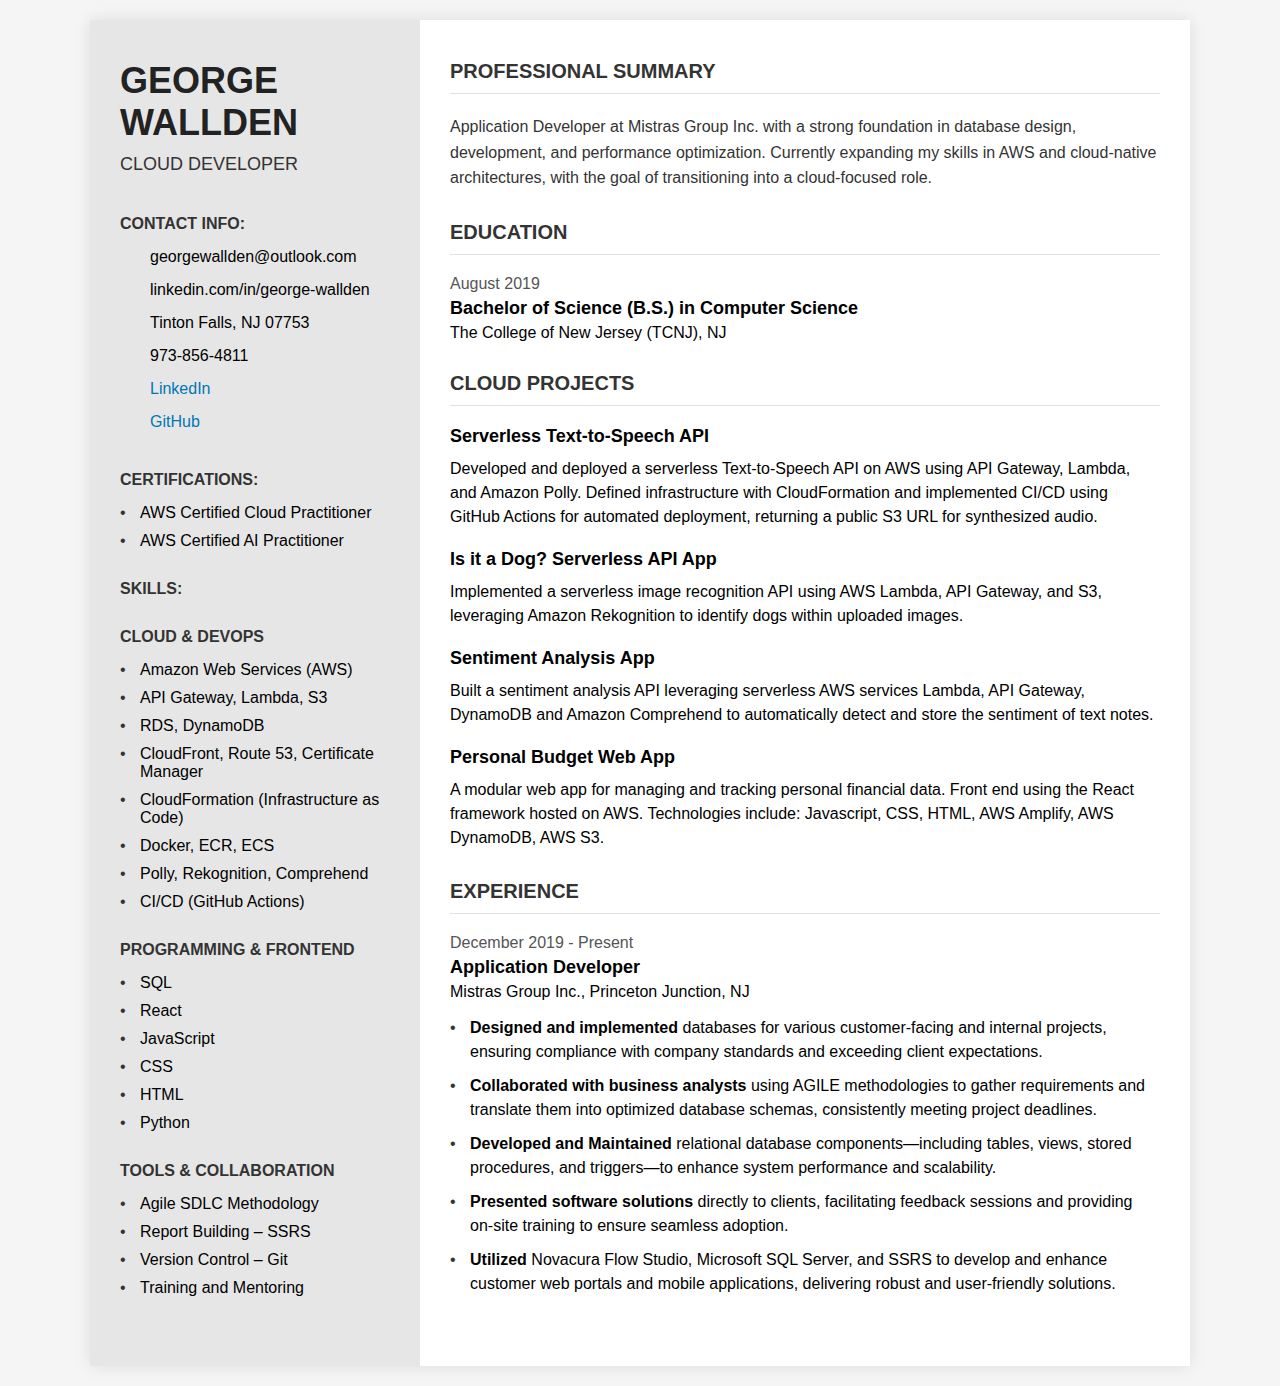
<file: index.html>
<!DOCTYPE html>
<html lang="en">
<head>
    <meta charset="UTF-8">
    <meta name="viewport" content="width=device-width, initial-scale=1.0">
    <title>George Wallden - Application Developer</title>
    <style>
        /* Reset and base styles */
        * {
            margin: 0;
            padding: 0;
            box-sizing: border-box;
            font-family: Arial, Helvetica, sans-serif;
        }
        
        body {
            background-color: #f5f5f5;
            min-height: 100vh;
        }
        
        /* Main layout */
        .container {
            display: flex;
            flex-direction: row;
            width: 100%;
            max-width: 1100px;
            margin: 20px auto;
            box-shadow: 0 0 15px rgba(0, 0, 0, 0.1);
        }
        
        /* Left sidebar */
        .sidebar {
            background-color: #e6e6e6;
            width: 30%;
            padding: 40px 30px;
        }
        
        /* Main content area */
        .main-content {
            background-color: white;
            width: 70%;
            padding: 40px 30px;
        }
        
        /* Sidebar styles */
        .name {
            font-size: 36px;
            font-weight: bold;
            margin-bottom: 10px;
            color: #222;
        }
        
        .title {
            font-size: 18px;
            text-transform: uppercase;
            margin-bottom: 40px;
            color: #333;
        }
        
        .section-title {
            text-transform: uppercase;
            font-size: 16px;
            color: #333;
            margin: 30px 0 15px 0;
            font-weight: bold;
        }
        
        .contact-info {
            margin-bottom: 40px;
        }
        
        .contact-item {
            display: flex;
            align-items: center;
            margin-bottom: 15px;
        }
        
        .contact-item span:first-child {
            margin-right: 10px;
            width: 20px;
            display: inline-block;
        }
        
        .skills-list {
            list-style-type: none;
        }
        
        .skills-list li {
            margin-bottom: 10px;
            position: relative;
            padding-left: 20px;
        }
        
        .skills-list li:before {
            content: "•";
            position: absolute;
            left: 0;
            color: #333;
        }
        
        /* Main content styles */
        .content-section {
            margin-bottom: 30px;
        }
        
        .content-title {
            font-size: 20px;
            text-transform: uppercase;
            color: #333;
            margin-bottom: 20px;
            padding-bottom: 10px;
            border-bottom: 1px solid #e0e0e0;
        }
        
        .summary {
            line-height: 1.6;
            color: #333;
            margin-bottom: 30px;
        }
        
        .experience-item {
            margin-bottom: 20px;
        }
        
        .date {
            color: #555;
            margin-bottom: 5px;
        }
        
        .job-title {
            font-weight: bold;
            font-size: 18px;
            margin-bottom: 5px;
        }
        
        .company {
            margin-bottom: 15px;
        }
        
        .job-duties {
            list-style-type: none;
        }
        
        .job-duties li {
            margin-bottom: 10px;
            position: relative;
            padding-left: 20px;
            line-height: 1.5;
        }
        
        .job-duties li:before {
            content: "•";
            position: absolute;
            left: 0;
            color: #333;
        }
        
        .education-item, .certification-item, .project-item {
            margin-bottom: 20px;
        }
        
        .degree {
            font-weight: bold;
            font-size: 18px;
            margin-bottom: 5px;
        }
        
        .school {
            margin-bottom: 5px;
        }
        
        .project-title {
            font-weight: bold;
            font-size: 18px;
            margin-bottom: 10px;
        }
        
        .project-description {
            line-height: 1.5;
        }

        /* Mobile responsive styles - improved for better stacking */
        @media screen and (max-width: 768px) {
            body {
                padding: 0;
            }
            
            .container {
                flex-direction: column;
                margin: 0;
                box-shadow: none;
            }
            
            .sidebar, .main-content {
                width: 100%;
                padding: 20px 15px;
            }
            
            .name {
                font-size: 28px;
            }
            
            .title {
                font-size: 16px;
                margin-bottom: 20px;
            }
            
            .content-title {
                font-size: 18px;
            }
            
            .job-title, .degree, .project-title {
                font-size: 16px;
            }
            
            .contact-item {
                font-size: 14px;
            }
            
            .job-duties li, .skills-list li {
                font-size: 14px;
            }
        }
        
        /* Extra small screens */
        @media screen and (max-width: 480px) {
            .name {
                font-size: 24px;
            }
            
            .sidebar, .main-content {
                padding: 15px 10px;
            }
            
            .job-duties li, .skills-list li {
                padding-left: 15px;
            }
            
            .content-title {
                font-size: 16px;
            }
            
            .summary, .job-duties li, .project-description {
                font-size: 14px;
                line-height: 1.4;
            }
            
            .contact-item span:first-child {
                width: 15px;
            }
            
            .section-title {
                font-size: 14px;
            }
        }
    </style>
</head>
<body>
    <div class="container">
        <!-- Left Sidebar -->
        <div class="sidebar">
            <h1 class="name">GEORGE WALLDEN</h1>
            <p class="title">CLOUD DEVELOPER</p>
            
            <div class="contact-info">
                <h2 class="section-title">CONTACT INFO:</h2>
                
                <div class="contact-item">
                    <span></span>
                    <span>georgewallden@outlook.com</span>
                </div>

                <div class="contact-item">
                    <span></span>
                    <span>linkedin.com/in/george-wallden</span>
                </div>

                <!-- <div class="contact-item">
                    <span></span>
                    <span>github.com/georgewallden</span>
                </div>

                <div class="contact-item">
                    <span></span>
                    <span>www.GeorgeWallden.com</span>
                </div> -->
                
                <div class="contact-item">
                    <span></span>
                    <span>Tinton Falls, NJ 07753</span>
                </div>

                <div class="contact-item">
                    <span></span>
                    <span>973-856-4811</span>
                </div>

                <div class="contact-item">
                    <span></span>
                    <span><a href="https://www.linkedin.com/in/george-wallden/" style="color: #0077b5; text-decoration: none;" target="_blank">LinkedIn</a></span>
                </div>

                <div class="contact-item">
                    <span></span>
                    <span><a href="https://www.github.com/georgewallden" style="color: #0077b5; text-decoration: none;" target="_blank">GitHub</a></span>
                </div>

                
                
               
                
            </div>
            
            <div class="skills-section">

                <h2 class="section-title"> Certifications: </h2>
                <ul class="skills-list">
                    <li>AWS Certified Cloud Practitioner</li>
                    <li>AWS Certified AI Practitioner</li>

                <h2 class="section-title">SKILLS:</h2>
            
                <h3 class="section-title">Cloud & DevOps</h3>
                <ul class="skills-list">
                    <li>Amazon Web Services (AWS)</li>
                    <li>API Gateway, Lambda, S3 </li> 
                    <li>RDS, DynamoDB</li>
                    <li>CloudFront, Route 53, Certificate Manager</li>
                    <li>CloudFormation (Infrastructure as Code)</li>
                    <li>Docker, ECR, ECS</li>
                    <li>Polly, Rekognition, Comprehend</li>
                    <li>CI/CD (GitHub Actions)</li>
                </ul>
            
                <h3 class="section-title"> Programming & Frontend</h3>
                <ul class="skills-list">
                    <li>SQL</li>
                    <li>React</li>
                    <li>JavaScript</li>
                    <li>CSS</li>
                    <li>HTML</li>
                    <li>Python</li>
                </ul>
            
                <h3 class="section-title"> Tools & Collaboration</h3>
                <ul class="skills-list">
                    <li>Agile SDLC Methodology</li>
                    <li>Report Building – SSRS</li>
                    <li>Version Control – Git</li>
                    <li>Training and Mentoring</li>
                </ul>

                
                </ul>
            </div>
        </div>
        
        <!-- Main Content -->
        <div class="main-content">
            <section class="content-section">
                <h2 class="content-title">PROFESSIONAL SUMMARY</h2>
                <p class="summary">
                    Application Developer at Mistras Group Inc. with a strong foundation in database design, development, and performance optimization. Currently expanding my skills in AWS and cloud-native architectures, with the goal of transitioning into a cloud-focused role.
                </p>
            </section>

            <section class="content-section">
                <h2 class="content-title">EDUCATION</h2>
                
                <div class="education-item">
                    <p class="date">August 2019</p>
                    <p class="degree">Bachelor of Science (B.S.) in Computer Science</p>
                    <p class="school">The College of New Jersey (TCNJ), NJ</p>
                </div>
            </section>

            <section class="content-section">
                <h2 class="content-title">CLOUD PROJECTS</h2>

                <div class="project-item">
                    <p class="project-title">Serverless Text-to-Speech API</p>
                    <p class="project-description">
                        Developed and deployed a serverless Text-to-Speech API on AWS using API Gateway, Lambda, and Amazon Polly. Defined infrastructure with CloudFormation and implemented CI/CD using GitHub Actions for automated deployment, returning a public S3 URL for synthesized audio.
                    </p>
                </div>

                <div class="project-item">
                    <p class="project-title">Is it a Dog? Serverless API App</p>
                    <p class="project-description">
                        Implemented a serverless image recognition API using AWS Lambda, API Gateway, and S3, leveraging Amazon Rekognition to identify dogs within uploaded images.
                    </p>
                </div>

                <div class="project-item">
                    <p class="project-title">Sentiment Analysis App</p>
                    <p class="project-description">
                        Built a sentiment analysis API leveraging serverless AWS services Lambda, API Gateway, DynamoDB and Amazon Comprehend to automatically detect and store the sentiment of text notes.
                    </p>
                </div>
                
                <div class="project-item">
                    <p class="project-title">Personal Budget Web App</p>
                    <p class="project-description">
                        A modular web app for managing and tracking personal financial data. Front end using the React framework hosted on AWS. Technologies include: Javascript, CSS, HTML, AWS Amplify, AWS DynamoDB, AWS S3.
                    </p>
                </div>
            </section>
            
            <section class="content-section">
                <h2 class="content-title">EXPERIENCE</h2>
                
                <div class="experience-item">
                    <p class="date">December 2019 - Present</p>
                    <p class="job-title">Application Developer</p>
                    <p class="company">Mistras Group Inc., Princeton Junction, NJ</p>
                    
                    <ul class="job-duties">
                        <li><strong>Designed and implemented</strong> databases for various customer-facing and internal projects, ensuring compliance with company standards and exceeding client expectations.</li>
                        <li><strong>Collaborated with business analysts</strong> using AGILE methodologies to gather requirements and translate them into optimized database schemas, consistently meeting project deadlines.</li>
                        <li><strong>Developed and Maintained</Strong> relational database components—including tables, views, stored procedures, and triggers—to enhance system performance and scalability.</li>
                        <li><strong>Presented software solutions</strong> directly to clients, facilitating feedback sessions and providing on-site training to ensure seamless adoption.</li>
                        <li><strong>Utilized</strong> Novacura Flow Studio, Microsoft SQL Server, and SSRS to develop and enhance customer web portals and mobile applications, delivering robust and user-friendly solutions.</li>
                    </ul>
                </div>
            </section>
            
            
            
            
        </div>
    </div>
</body>
</html>
</file>
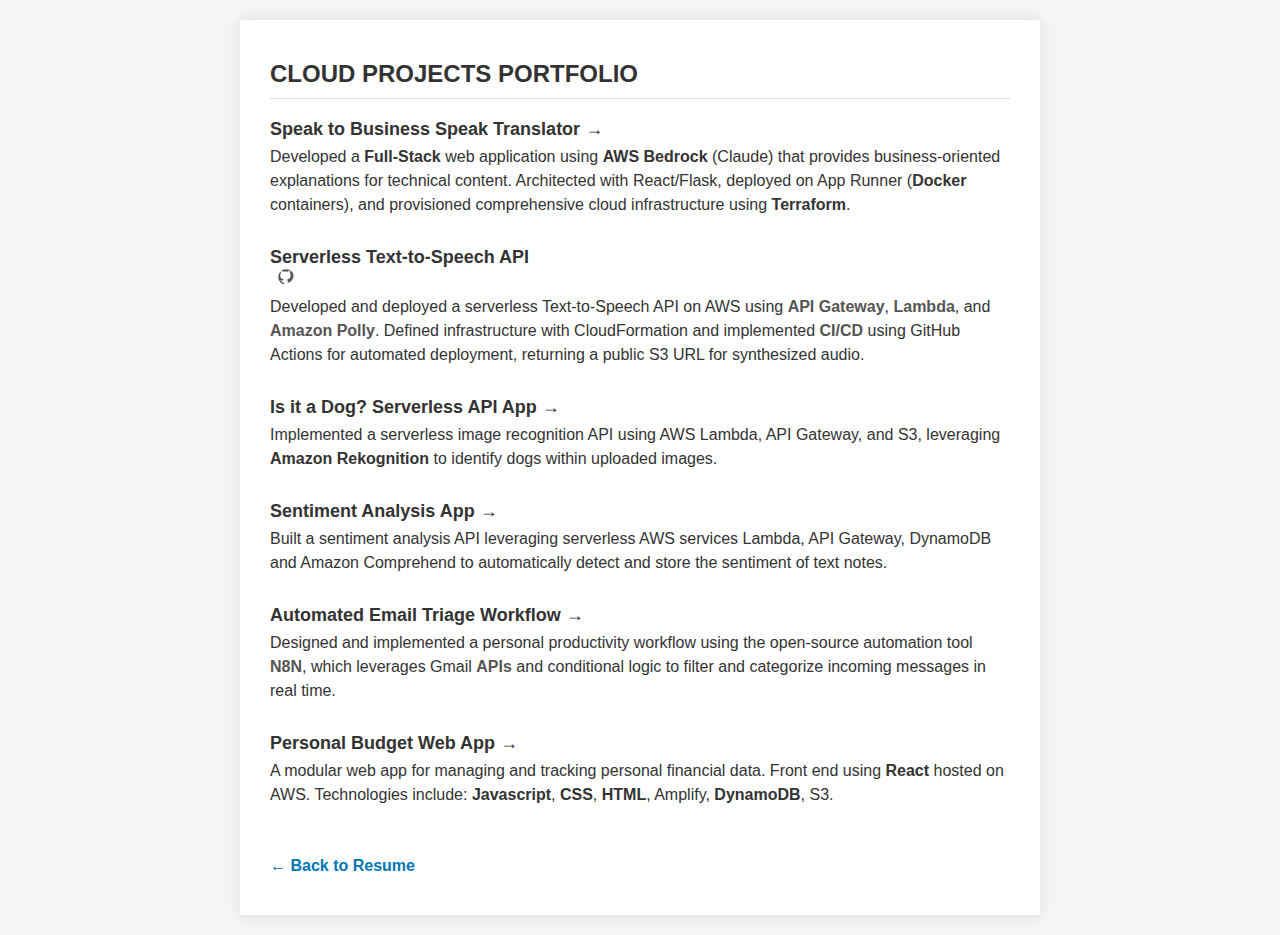
<file: portfolio.html>
<!DOCTYPE html>
<html lang="en">
<head>
    <meta charset="UTF-8">
    <meta name="viewport" content="width=device-width, initial-scale=1.0">
    <title>George Wallden - Portfolio</title>
    <!-- Same stylesheet, for a consistent look and feel -->
    <link rel="stylesheet" href="css/style.css">
</head>
<body>
    <!-- A dedicated container for this page layout -->
    <main class="portfolio-container">
        <h1>Cloud Projects Portfolio</h1>

        <div class="project-item">
            <p class="project-title">
                <a href="https://github.com/georgewallden/Tech-to-Business-Translator" style="text-decoration:none; color: inherit;">Speak to Business Speak Translator</a>
                <a href="#" class="project-link-button">→</a>
            </p>
            <p class="project-description">   
                Developed a <b>Full-Stack</b> web application using <b>AWS Bedrock</b> (Claude) that provides business-oriented explanations for technical content. Architected with React/Flask, deployed on App Runner (<b>Docker</b> containers), and provisioned comprehensive cloud infrastructure using <b>Terraform</b>.
            </p>
        </div>

        <!-- Project 3: Text-to-Speech API -->
        <div class="project-item">
            <h3 class="project-title">
                <a href="https://github.com/georgewallden/Cloudformation-text-to-speech" target="_blank" rel="noopener noreferrer">Serverless Text-to-Speech API</a>
                <div class="project-icons">
                    
                    <a href="https://github.com/georgewallden/Cloudformation-text-to-speech" class="icon-link" target="_blank" rel="noopener noreferrer" aria-label="GitHub Repository">
                        <svg xmlns="http://www.w3.org/2000/svg" viewBox="0 0 24 24"><path d="M12 .5C5.65.5.5 5.65.5 12c0 5.1 3.3 9.4 7.9 10.9.6.1.8-.2.8-.6v-2.1c-3.2.7-3.9-1.5-3.9-1.5-.5-1.3-1.2-1.6-1.2-1.6-1-.7.1-.7.1-.7 1.1.1 1.7 1.2 1.7 1.2 1 .1 1.6-.7 1.9-1 .1-.7.4-1.2.7-1.5-2.5-.3-5.2-1.3-5.2-5.9 0-1.3.5-2.4 1.2-3.3-.1-.3-.5-1.5.1-3.1 0 0 1-.3 3.4 1.3 1-.3 2.1-.4 3.2-.4s2.2.1 3.2.4c2.3-1.6 3.3-1.3 3.3-1.3.6 1.6.2 2.8.1 3.1.8.9 1.2 2 1.2 3.3 0 4.6-2.7 5.6-5.3 5.9.4.3.8 1 .8 2v2.9c0 .4.2.7.8.6 4.6-1.5 7.9-5.7 7.9-10.9C23.5 5.65 18.35.5 12 .5z"/></svg>
                    </a>
                </div>
            </h3>
            <p class="project-description">
                Developed and deployed a serverless Text-to-Speech API on AWS using <strong>API Gateway</strong>, <strong>Lambda</strong>, and <strong>Amazon Polly</strong>. Defined infrastructure with CloudFormation and implemented <strong>CI/CD</strong> using GitHub Actions for automated deployment, returning a public S3 URL for synthesized audio.
            </p>
        </div>

        <div class="project-item">
            <p class="project-title">
                <a href="https://github.com/georgewallden/Is-it-a-dog" style="text-decoration:none; color: inherit;">Is it a Dog? Serverless API App</a>
                <a href="#" class="project-link-button">→</a>
            </p>
            <p class="project-description">
                Implemented a serverless image recognition API using AWS Lambda, API Gateway, and S3, leveraging <b>Amazon Rekognition</b> to identify dogs within uploaded images.
            </p>
        </div>

        <div class="project-item">
            <p class="project-title">
                Sentiment Analysis App
                
                <a href="#" class="project-link-button">→</a>
            </p>
            <p class="project-description">
                Built a sentiment analysis API leveraging serverless AWS services Lambda, API Gateway, DynamoDB and Amazon Comprehend to automatically detect and store the sentiment of text notes.
            </p>
        </div>

        <div class="project-item">
                    <p class="project-title">
                        <a href="https://github.com/georgewallden/EmailTriageN8NWorkflow" style="text-decoration:none; color: inherit;">Automated Email Triage Workflow</a>
                        <a href="#" class="project-link-button">→</a>
                    </p>
                    <p class="project-description">
                        Designed and implemented a personal productivity workflow using the open-source automation tool <strong>N8N</strong>, which leverages Gmail <strong>APIs</strong> and conditional logic to filter and categorize incoming messages in real time.
                    </p>
                </div>
        
        <div class="project-item">
            <p class="project-title">
                Personal Budget Web App
                <a href="#" class="project-link-button">→</a>
            </p>
            <p class="project-description">
                A modular web app for managing and tracking personal financial data. Front end using <b>React</b> hosted on AWS. Technologies include: <b>Javascript</b>, <b>CSS</b>, <b>HTML</b>, Amplify, <b>DynamoDB</b>, S3.
            </p>
        </div>
        
        <p><a href="index.html" class="back-link">← Back to Resume</a></p>
    </main>
</body>
</html>
</file>
<file: css/style.css>
/* css/style.css */

/* --- 1. Global Styles & Variables --- */
:root {
    --bg-light: #f5f5f5;
    --bg-sidebar: #e6e6e6;
    --bg-main: #ffffff;
    --text-dark: #333;
    --text-medium: #555;
    --text-headings: #222;
    --border-light: #e0e0e0;
    --accent-color: #0077b5;
    --shadow: 0 0 15px rgba(0, 0, 0, 0.1);
    --font-primary: Arial, Helvetica, sans-serif;
}

* {
    margin: 0;
    padding: 0;
    box-sizing: border-box;
    font-family: var(--font-primary);
}

body {
    background-color: var(--bg-light);
    color: var(--text-dark);
}

a {
    color: var(--accent-color);
    text-decoration: none;
}

a:hover {
    text-decoration: underline;
}

/* --- 2. Main Layout Containers --- */
.container {
    display: flex;
    flex-direction: row;
    width: 100%;
    max-width: 1100px;
    margin: 20px auto;
    box-shadow: var(--shadow);
}

.sidebar {
    background-color: var(--bg-sidebar);
    width: 30%;
    padding: 40px 30px;
}

.main-content {
    background-color: var(--bg-main);
    width: 70%;
    padding: 40px 30px;
}

/* --- 3. Reusable Components & Typography --- */

/* Titles and Headings */
.name {
    font-size: 36px;
    font-weight: bold;
    margin-bottom: 10px;
    color: var(--text-headings);
}

.title {
    font-size: 18px;
    text-transform: uppercase;
    margin-bottom: 40px;
    color: var(--text-dark);
}

.section-title {
    text-transform: uppercase;
    font-size: 16px;
    color: var(--text-dark);
    margin: 30px 0 15px 0;
    font-weight: bold;
}

.content-title {
    font-size: 20px;
    text-transform: uppercase;
    color: var(--text-dark);
    margin-bottom: 20px;
    padding-bottom: 10px;
    border-bottom: 1px solid var(--border-light);
}

.job-title, .degree, .project-title {
    font-weight: bold;
    font-size: 18px;
    margin-bottom: 5px;
}

/* Common list styling */
.styled-list {
    list-style-type: none;
}

.styled-list li {
    margin-bottom: 10px;
    position: relative;
    padding-left: 20px;
    line-height: 1.5;
}

.styled-list li:before {
    content: "•";
    position: absolute;
    left: 0;
    color: var(--text-dark);
}

/* Sections */
.content-section {
    margin-bottom: 30px;
}

.summary {
    line-height: 1.6;
    margin-bottom: 30px;
}

/* Experience & Education Items */
.experience-item, .education-item, .certification-item, .project-item {
    margin-bottom: 20px;
}

.date {
    color: var(--text-medium);
    margin-bottom: 5px;
}

.company, .school {
    margin-bottom: 15px;
}

.project-description {
    line-height: 1.5;
}
.project-description strong {
    color: var(--text-medium);
}

/* Icons within links */
.project-title a {
    color: inherit; /* Make project titles not blue by default */
}
.project-title a:hover {
    text-decoration: none;
}

.icon-link {
    margin-left: 8px;
    vertical-align: middle; /* Aligns icons nicely with text */
}

.icon-link svg {
    width: 16px;
    height: 16px;
    fill: var(--text-medium);
    transition: fill 0.2s ease;
}

.icon-link:hover svg {
    fill: var(--accent-color);
}


/* --- 4. Page-Specific Styles --- */

/* Sidebar */
.contact-info ul {
    list-style: none;
}

/* Main Content Grids */
.skills-grid {
    display: grid;
    grid-template-columns: repeat(auto-fit, minmax(200px, 1fr));
    gap: 20px;
    line-height: 1.5;
}
.skills-grid strong {
    display: block;
    margin-bottom: 5px;
    color: var(--text-dark);
}
.skills-grid p {
    color: var(--text-medium);
    font-size: 14px;
}

/* Portfolio Page */
.portfolio-container {
    max-width: 800px;
    margin: 20px auto;
    background-color: var(--bg-main);
    padding: 40px 30px;
    box-shadow: var(--shadow);
}
.portfolio-container h1 {
    font-size: 24px;
    text-transform: uppercase;
    color: var(--text-dark);
    margin-bottom: 20px;
    padding-bottom: 10px;
    border-bottom: 1px solid var(--border-light);
}
.portfolio-container .project-item {
     margin-bottom: 30px;
}
.back-link {
    display: inline-block;
    margin-top: 20px;
    font-weight: bold;
}


/* --- 5. Responsive Design --- */
@media screen and (max-width: 768px) {
    body {
        padding: 0;
    }

    .container {
        flex-direction: column;
        margin: 0;
        box-shadow: none;
    }

    .sidebar, .main-content {
        width: 100%;
        padding: 20px 15px;
    }
    
    .portfolio-container {
        margin: 0;
        padding: 20px 15px;
        box-shadow: none;
    }

    .name { font-size: 28px; }
    .title { font-size: 16px; margin-bottom: 20px; }
    .content-title { font-size: 18px; }
    .job-title, .degree, .project-title { font-size: 16px; }
}

@media screen and (max-width: 480px) {
    .sidebar, .main-content, .portfolio-container {
        padding: 15px 10px;
    }
    .name { font-size: 24px; }
    .content-title { font-size: 16px; }
    .styled-list li { padding-left: 15px; font-size: 14px; }
    .summary, .project-description { font-size: 14px; line-height: 1.4; }
}
</file>
